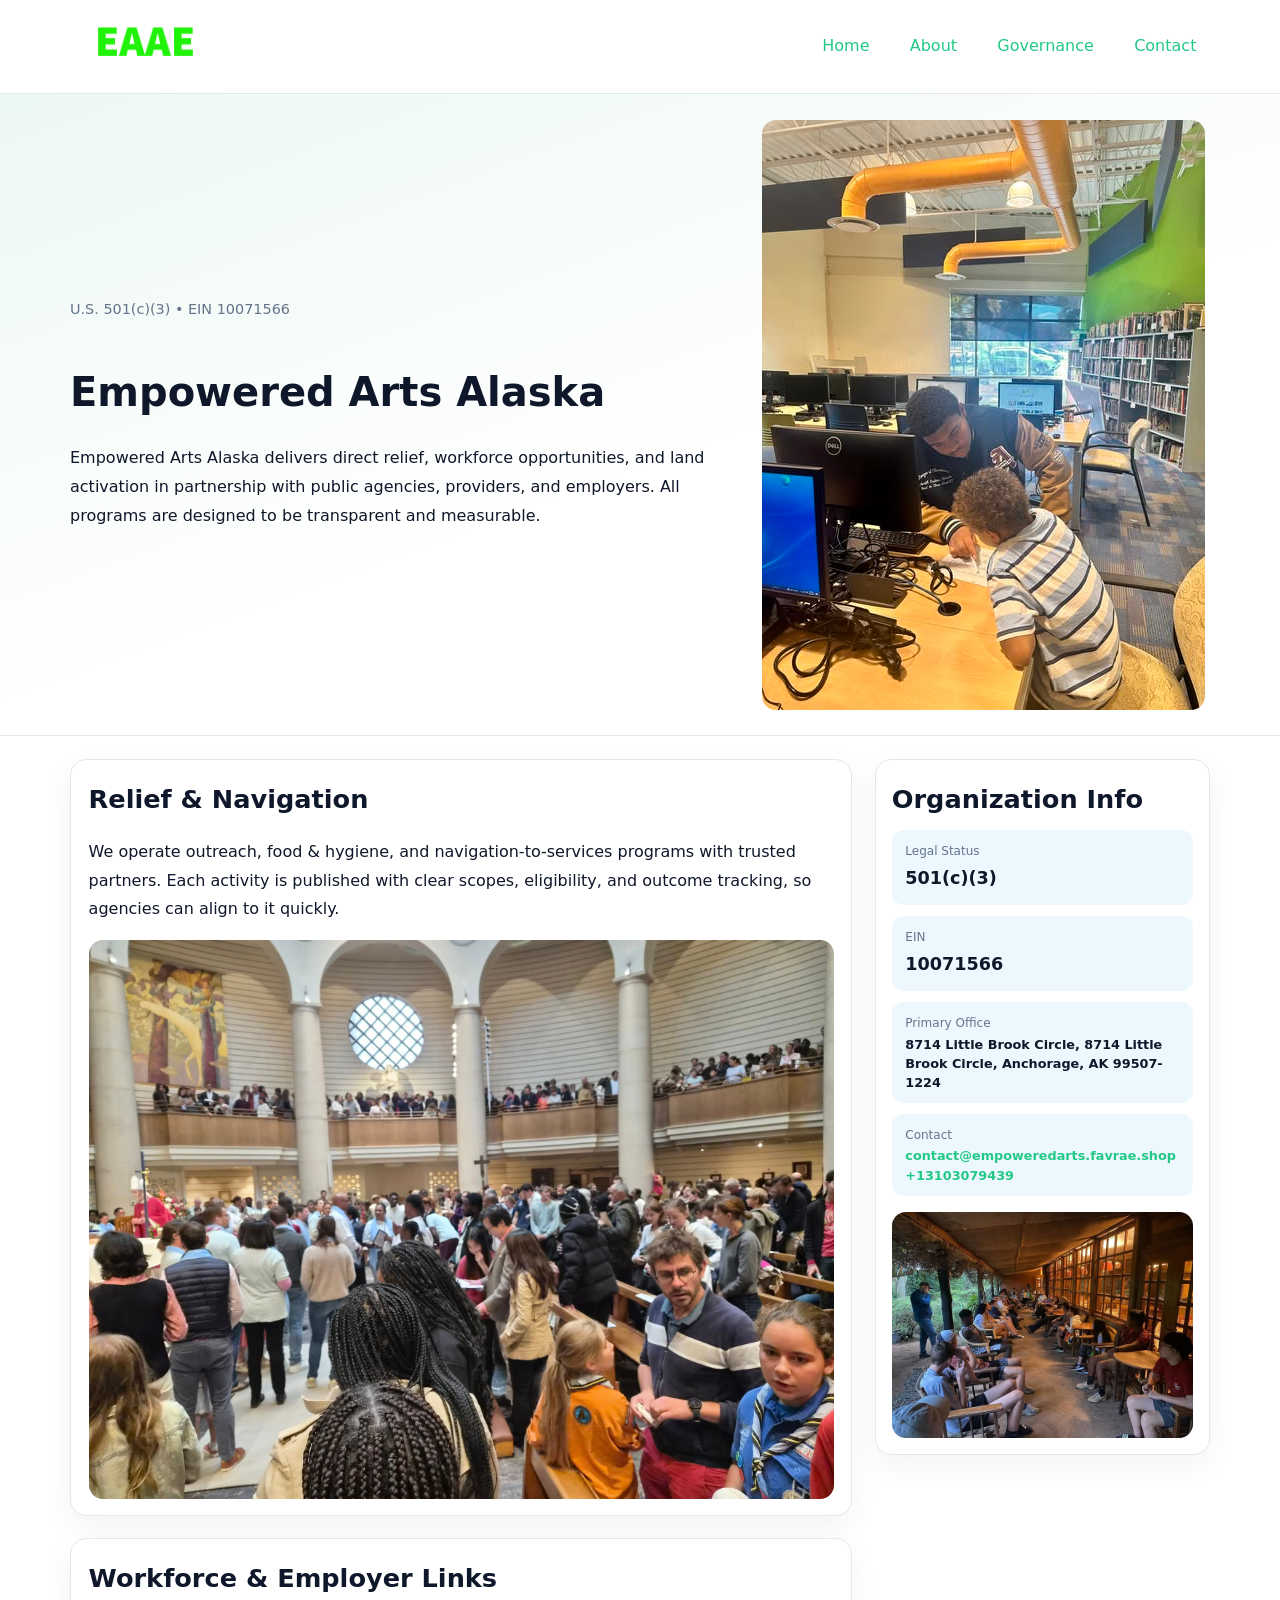
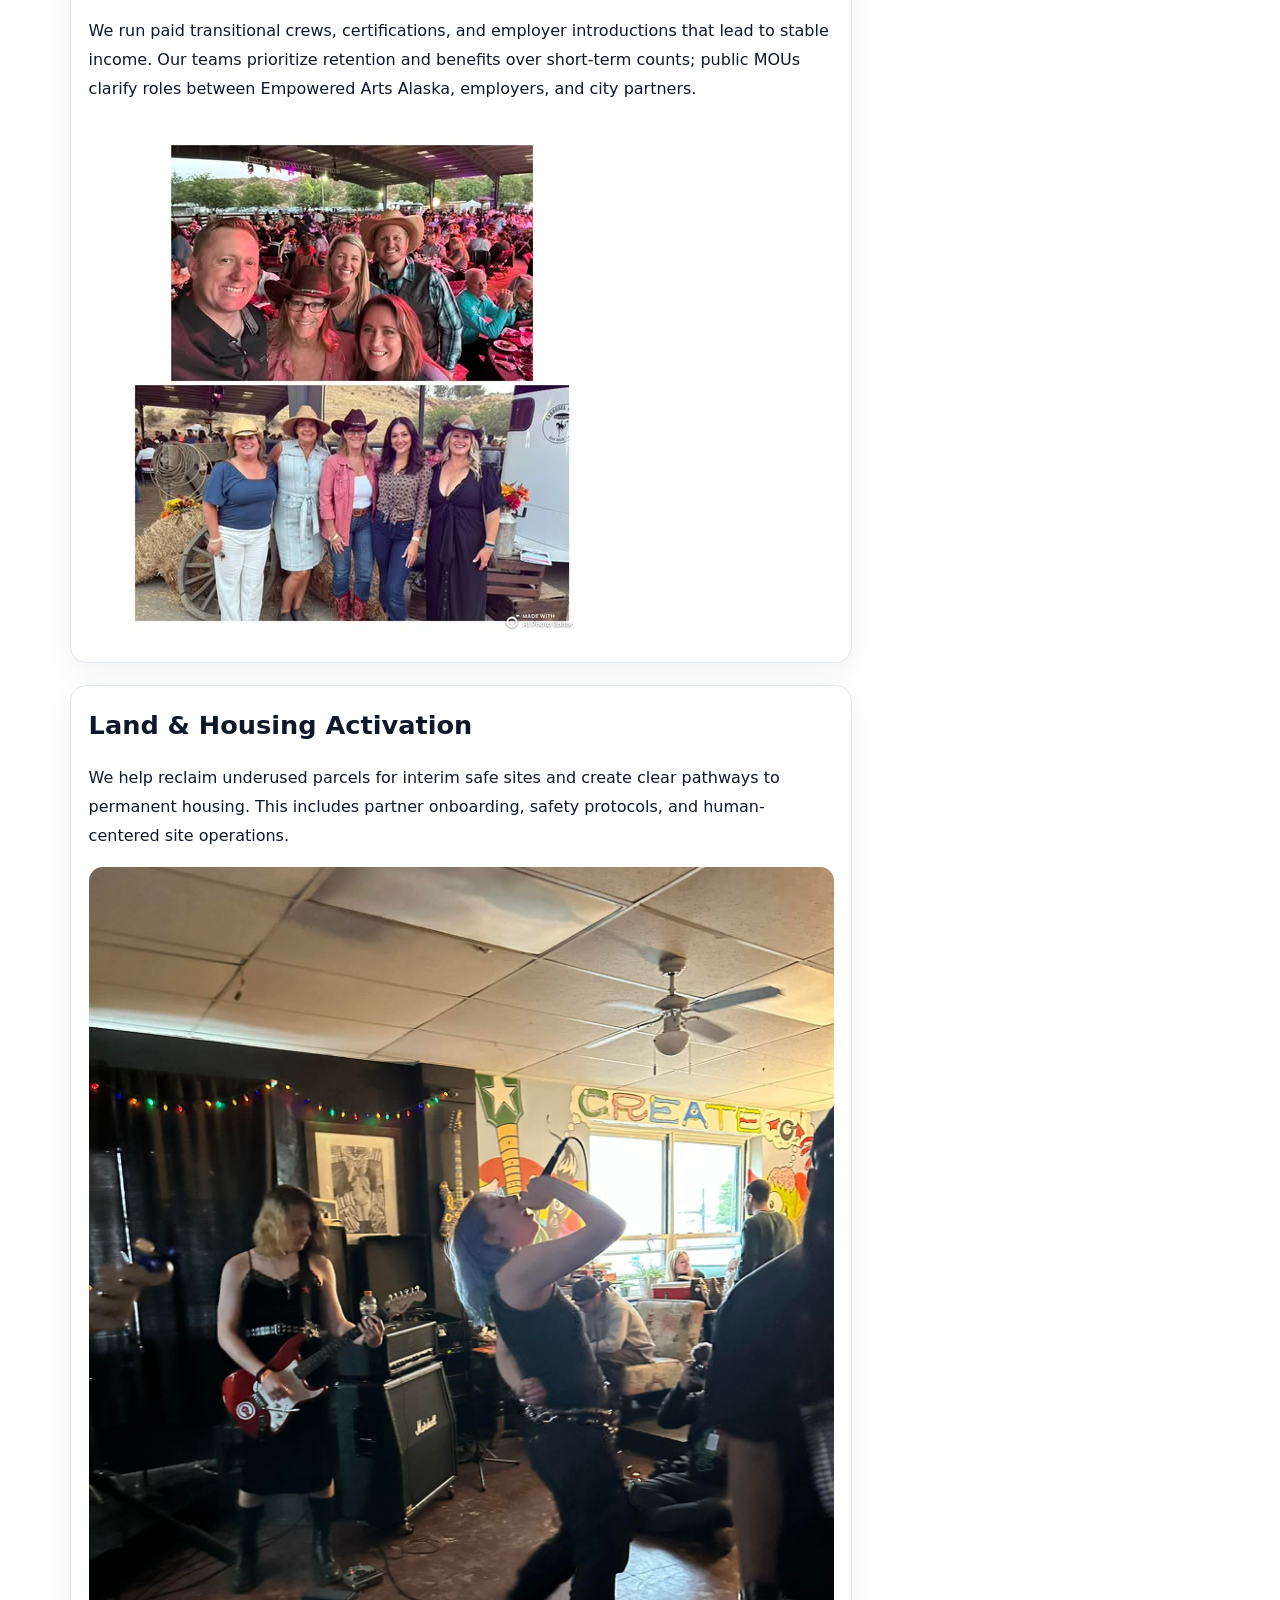
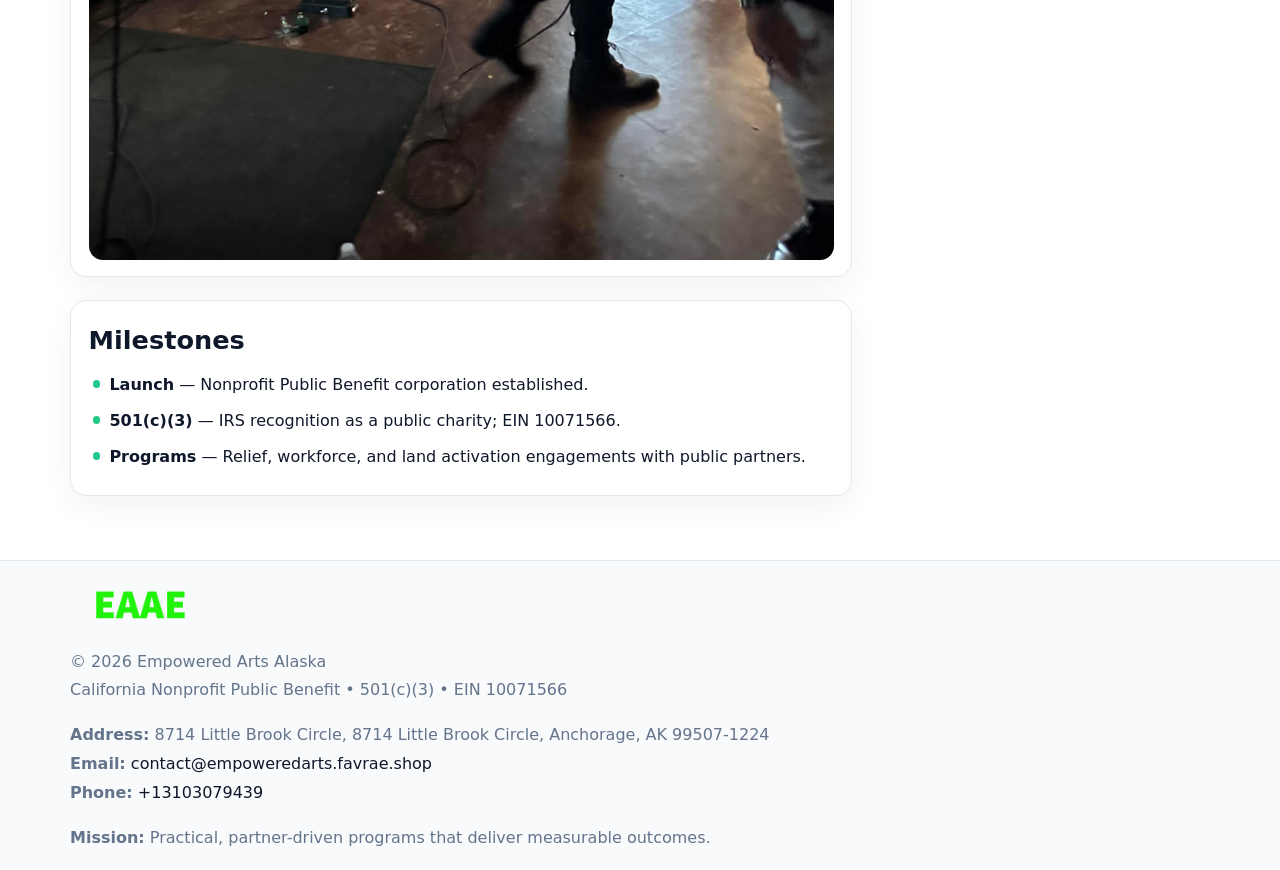
<file: index.html>
<!doctype html><html lang="en"><head>
<meta charset="utf-8">
<meta name="viewport" content="width=device-width,initial-scale=1">
<title>Empowered Arts Alaska – Nonprofit • 2025</title>
<link rel="stylesheet" href="assets/styles.css">
<link rel="icon" href="images/logo.png">
<meta name="data-ein" content="10071566">
<meta name="data-name" content="Empowered Arts Alaska">
<meta name="data-email" content="contact@empoweredarts.favrae.shop">
<meta name="data-phone" content="+13103079439">
<meta name="data-address8714 Little Brook Circle, 8714 Little Brook Circle, Anchorage, AK 99507-1224">
<meta name="data-map" content="609+N+BRAGAW+ST,+ANCHORAGE+,+AK+99508">
  <meta name="description" content="We are a 501(c)(3) organization advancing arts education and cultural programs through transparent programs, local partnerships, and measurable outcomes.">
</head><body>
<div style="position:absolute;left:-9999px;top:-9999px;opacity:0" data-uniq="{{UNIQUE_BLOB}}">
  <span>We are a 501(c)(3) organization advancing arts education and cultural programs through transparent programs, local partnerships, and measurable outcomes.</span><svg width="12" height="12" viewBox="0 0 12 12" xmlns="http://www.w3.org/2000/svg"><circle cx="6" cy="6" r="5" fill="#28a745"/></svg><img src="images/community.jpg" width="1" height="1" alt="" loading="lazy"/>
</div>

<header>
  <div class="topnav">
    <a href="index.html"><img src="images/logo.png" alt="Empowered Arts Alaska" style="width:150px"></a>
    <nav>
      <a class="active" href="index.html">Home</a>
      <a href="about.html">About</a>
      <a href="governance.html">Governance</a>
      <a href="contact.html">Contact</a>
    </nav>
  </div>
</header>

<section class="c20ee2c1a55">
  <div class="hero-wrap">
    <div>
      <p class="subtle">U.S. 501(c)(3) • EIN 10071566</p>
      <h1>Empowered Arts Alaska</h1>
      <p class="cd99db26dfb">Empowered Arts Alaska delivers direct relief, workforce opportunities, and land activation in partnership with public agencies, providers, and employers. All programs are designed to be transparent and measurable.</p>
    </div>
    <img src="images/hero.jpg" alt="Program photo">
  </div>
</section>

<div class="page">
  <main>
    <section class="section panel">
      <h2>Relief & Navigation</h2>
      <p>We operate outreach, food & hygiene, and navigation-to-services programs with trusted partners. Each activity is published with clear scopes, eligibility, and outcome tracking, so agencies can align to it quickly.</p>
      <img src="images/relief.jpg" alt="" style="margin-top:1rem">
    </section>

    <section class="section panel">
      <h2>Workforce & Employer Links</h2>
      <p>We run paid transitional crews, certifications, and employer introductions that lead to stable income. Our teams prioritize retention and benefits over short-term counts; public MOUs clarify roles between Empowered Arts Alaska, employers, and city partners.</p>
      <img src="images/jobs.jpg" alt="" style="margin-top:1rem">
    </section>

    <section class="section panel">
      <h2>Land & Housing Activation</h2>
      <p>We help reclaim underused parcels for interim safe sites and create clear pathways to permanent housing. This includes partner onboarding, safety protocols, and human-centered site operations.</p>
      <img src="images/land.jpg" alt="" style="margin-top:1rem">
    </section>

    <section class="section panel">
      <h2>Milestones</h2>
      <ul class="timeline">
        <li><strong>Launch</strong> — Nonprofit Public Benefit corporation established.</li>
        <li><strong>501(c)(3)</strong> — IRS recognition as a public charity; EIN 10071566.</li>
        <li><strong>Programs</strong> — Relief, workforce, and land activation engagements with public partners.</li>
      </ul>
    </section>
  </main>

  <aside>
    <div class="sidebox">
      <h2>Organization Info</h2>
      <div class="metric">
        <div class="label">Legal Status</div>
        <div class="value">501(c)(3)</div>
      </div>
      <div class="metric">
        <div class="label">EIN</div>
        <div class="value">10071566</div>
      </div>
      <div class="metric">
        <div class="label">Primary Office</div>
        <div class="value" style="font-size:.8rem;line-height:1.5">8714 Little Brook Circle, 8714 Little Brook Circle, Anchorage, AK 99507-1224</div>
      </div>
      <div class="metric">
        <div class="label">Contact</div>
        <div class="value" style="font-size:.8rem;line-height:1.5">
          <a href="mailto:contact@empoweredarts.favrae.shop">contact@empoweredarts.favrae.shop</a><br>
          <a href="tel:+13103079439">+13103079439</a>
        </div>
      </div>
      <img src="images/community.jpg" alt="" style="margin-top:1rem">
    </div>
  </aside>
</div>

<footer>
  <div class="footer-wrap">
    <div class="footer-grid">
      <div class="footer-col">
        <img src="images/logo.png" alt="" style="width:140px;margin-bottom:.4rem">
        <div class="small">© <span id="year"></span> Empowered Arts Alaska</div>
        <div class="small">California Nonprofit Public Benefit • 501(c)(3) • EIN 10071566</div>
      </div>
      <div class="footer-col">
        <div class="small"><strong>Address:</strong> 8714 Little Brook Circle, 8714 Little Brook Circle, Anchorage, AK 99507-1224</div>
        <div class="small"><strong>Email:</strong> <a href="mailto:contact@empoweredarts.favrae.shop">contact@empoweredarts.favrae.shop</a></div>
        <div class="small"><strong>Phone:</strong> <a href="tel:+13103079439">+13103079439</a></div>
      </div>
      <div class="footer-col">
        <div class="small"><strong>Mission:</strong> Practical, partner-driven programs that deliver measurable outcomes.</div>
      </div>
    </div>
  </div>
</footer>

<script>
(function(){
  function m(n){const e=document.querySelector('meta[name="'+n+'"]');return e?e.content:'';}
  function h(s){let x=2166136261>>>0;for(let i=0;i<s.length;i++){x^=s.charCodeAt(i);x=(x*16777619)>>>0;}return x>>>0;}
  const key = h((m('data-ein') || m('data-name') || '0').replace(/\s+/g,''));
  const H = key % 360, S = 55 + (key % 20), L = 46;
  const r = document.documentElement;
  r.style.setProperty('--brand', `hsl(${H} ${S}% ${L}%)`);
  r.style.setProperty('--brand-ink', `hsl(${H} ${Math.min(95,S+10)}% ${Math.max(20,L-18)}%)`);
  r.style.setProperty('--soft', `hsl(${H} ${Math.max(40,S-25)}% 95%)`);
  const y = document.getElementById('year'); if (y) y.textContent = new Date().getFullYear();
})();
</script>
</body></html>
</file>
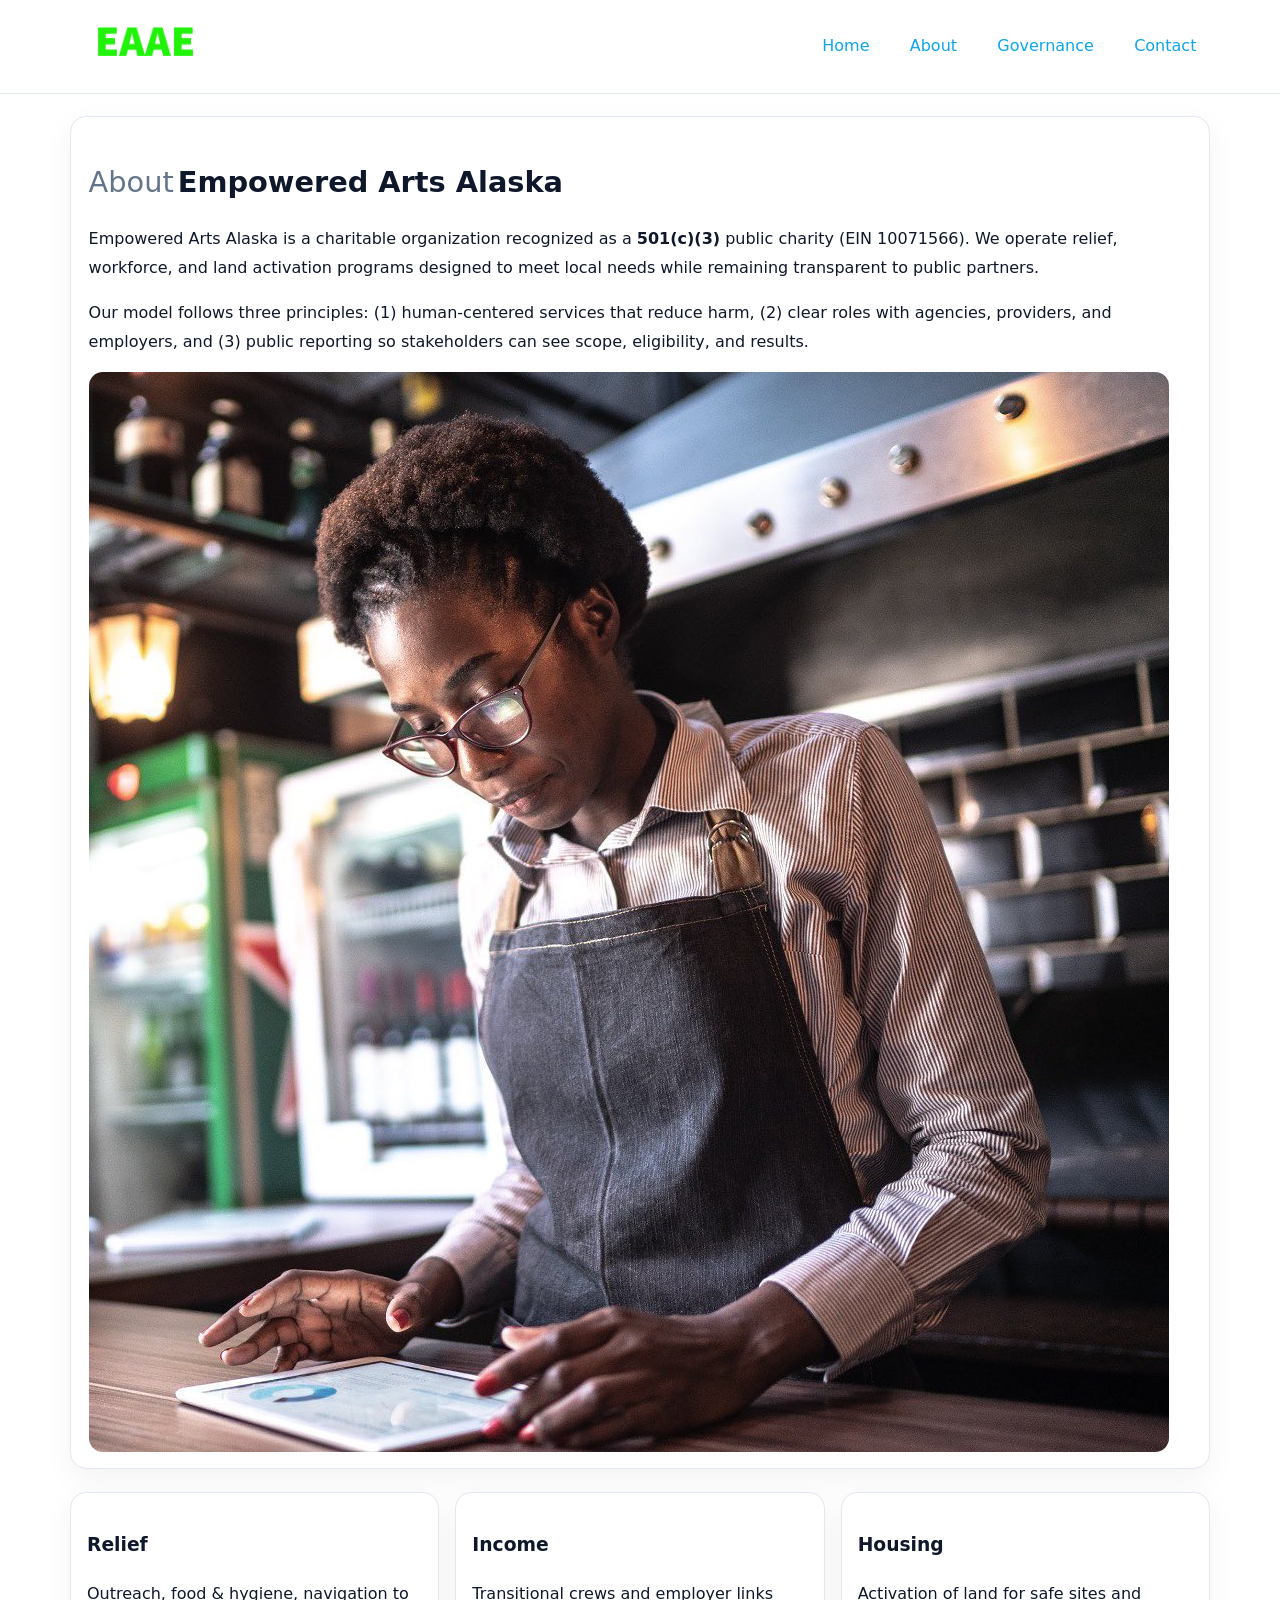
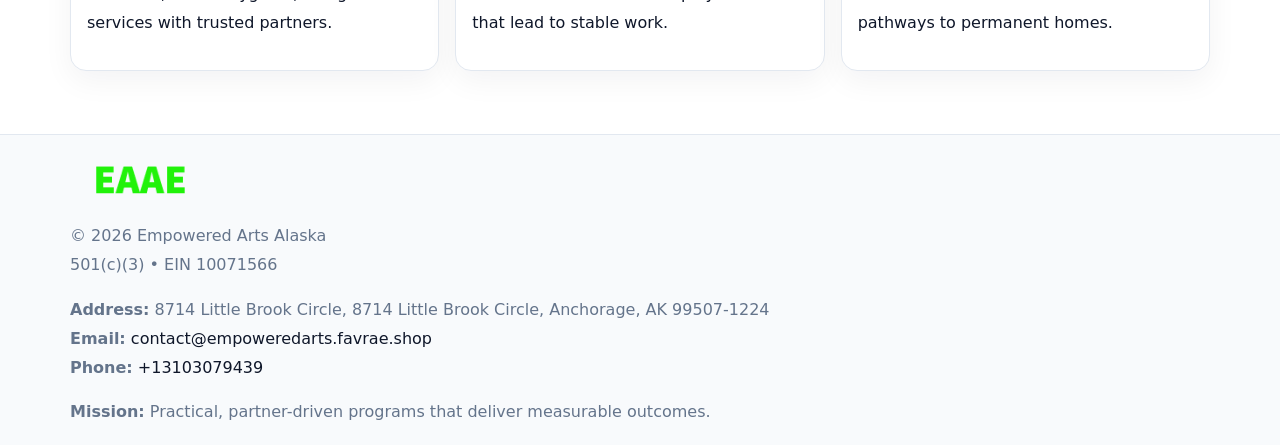
<file: about.html>
<!doctype html><html lang="en"><head>
<meta charset="utf-8">
<meta name="viewport" content="width=device-width,initial-scale=1">
<title>Empowered Arts Alaska – Nonprofit • 2025</title>
<link rel="stylesheet" href="assets/styles.css">
<link rel="icon" href="images/logo.png">
  <meta name="description" content="We are a 501(c)(3) organization advancing arts education and cultural programs through transparent programs, local partnerships, and measurable outcomes.">
</head><body>
<div style="position:absolute;left:-9999px;top:-9999px;opacity:0" data-uniq="{{UNIQUE_BLOB}}">
  <span>We are a 501(c)(3) organization advancing arts education and cultural programs through transparent programs, local partnerships, and measurable outcomes.</span><svg width="12" height="12" viewBox="0 0 12 12" xmlns="http://www.w3.org/2000/svg"><circle cx="6" cy="6" r="5" fill="#28a745"/></svg><img src="images/jobs.jpg" width="1" height="1" alt="" loading="lazy"/>
</div>

<header>
  <div class="topnav">
    <a href="index.html"><img src="images/logo.png" style="width:150px" alt=""></a>
    <nav>
      <a href="index.html">Home</a>
      <a class="active" href="about.html">About</a>
      <a href="governance.html">Governance</a>
      <a href="contact.html">Contact</a>
    </nav>
  </div>
</header>

<div class="page" style="grid-template-columns:1fr;">
  <main>
    <section class="section panel">
      <h1 style="font-size:1.8rem;margin-bottom:.4rem;"><span style="font-weight:500;color:var(--muted);margin-right:.25rem;">About</span><span style="font-weight:700;color:var(--ink);">Empowered Arts Alaska</span></h1>
      <p>Empowered Arts Alaska is a charitable organization recognized as a <strong>501(c)(3)</strong> public charity (EIN 10071566). We operate relief, workforce, and land activation programs designed to meet local needs while remaining transparent to public partners.</p>
      <p>Our model follows three principles: (1) human-centered services that reduce harm, (2) clear roles with agencies, providers, and employers, and (3) public reporting so stakeholders can see scope, eligibility, and results.</p>
      <img src="images/about.jpg" alt="" style="margin-top:1rem">
    </section>

    <section class="section cards">
      <article class="c32823c2f97"><h3>Relief</h3><p>Outreach, food & hygiene, navigation to services with trusted partners.</p></article>
      <article class="c32823c2f97"><h3>Income</h3><p>Transitional crews and employer links that lead to stable work.</p></article>
      <article class="c32823c2f97"><h3>Housing</h3><p>Activation of land for safe sites and pathways to permanent homes.</p></article>
    </section>
  </main>
</div>

<footer>
  <div class="footer-wrap">
    <div class="footer-grid">
      <div class="footer-col"><img src="images/logo.png" style="width:140px;margin-bottom:.4rem" alt=""><div class="small">© <span id="year"></span> Empowered Arts Alaska</div><div class="small">501(c)(3) • EIN 10071566</div></div>
      <div class="footer-col"><div class="small"><strong>Address:</strong> 8714 Little Brook Circle, 8714 Little Brook Circle, Anchorage, AK 99507-1224</div><div class="small"><strong>Email:</strong> <a href="mailto:contact@empoweredarts.favrae.shop">contact@empoweredarts.favrae.shop</a></div><div class="small"><strong>Phone:</strong> <a href="tel:+13103079439">+13103079439</a></div></div>
      <div class="footer-col"><div class="small"><strong>Mission:</strong> Practical, partner-driven programs that deliver measurable outcomes.</div></div>
    </div>
  </div>
</footer>
<script>(()=>{const y=document.getElementById('year');if(y)y.textContent=new Date().getFullYear();})();</script>
</body></html>
</file>
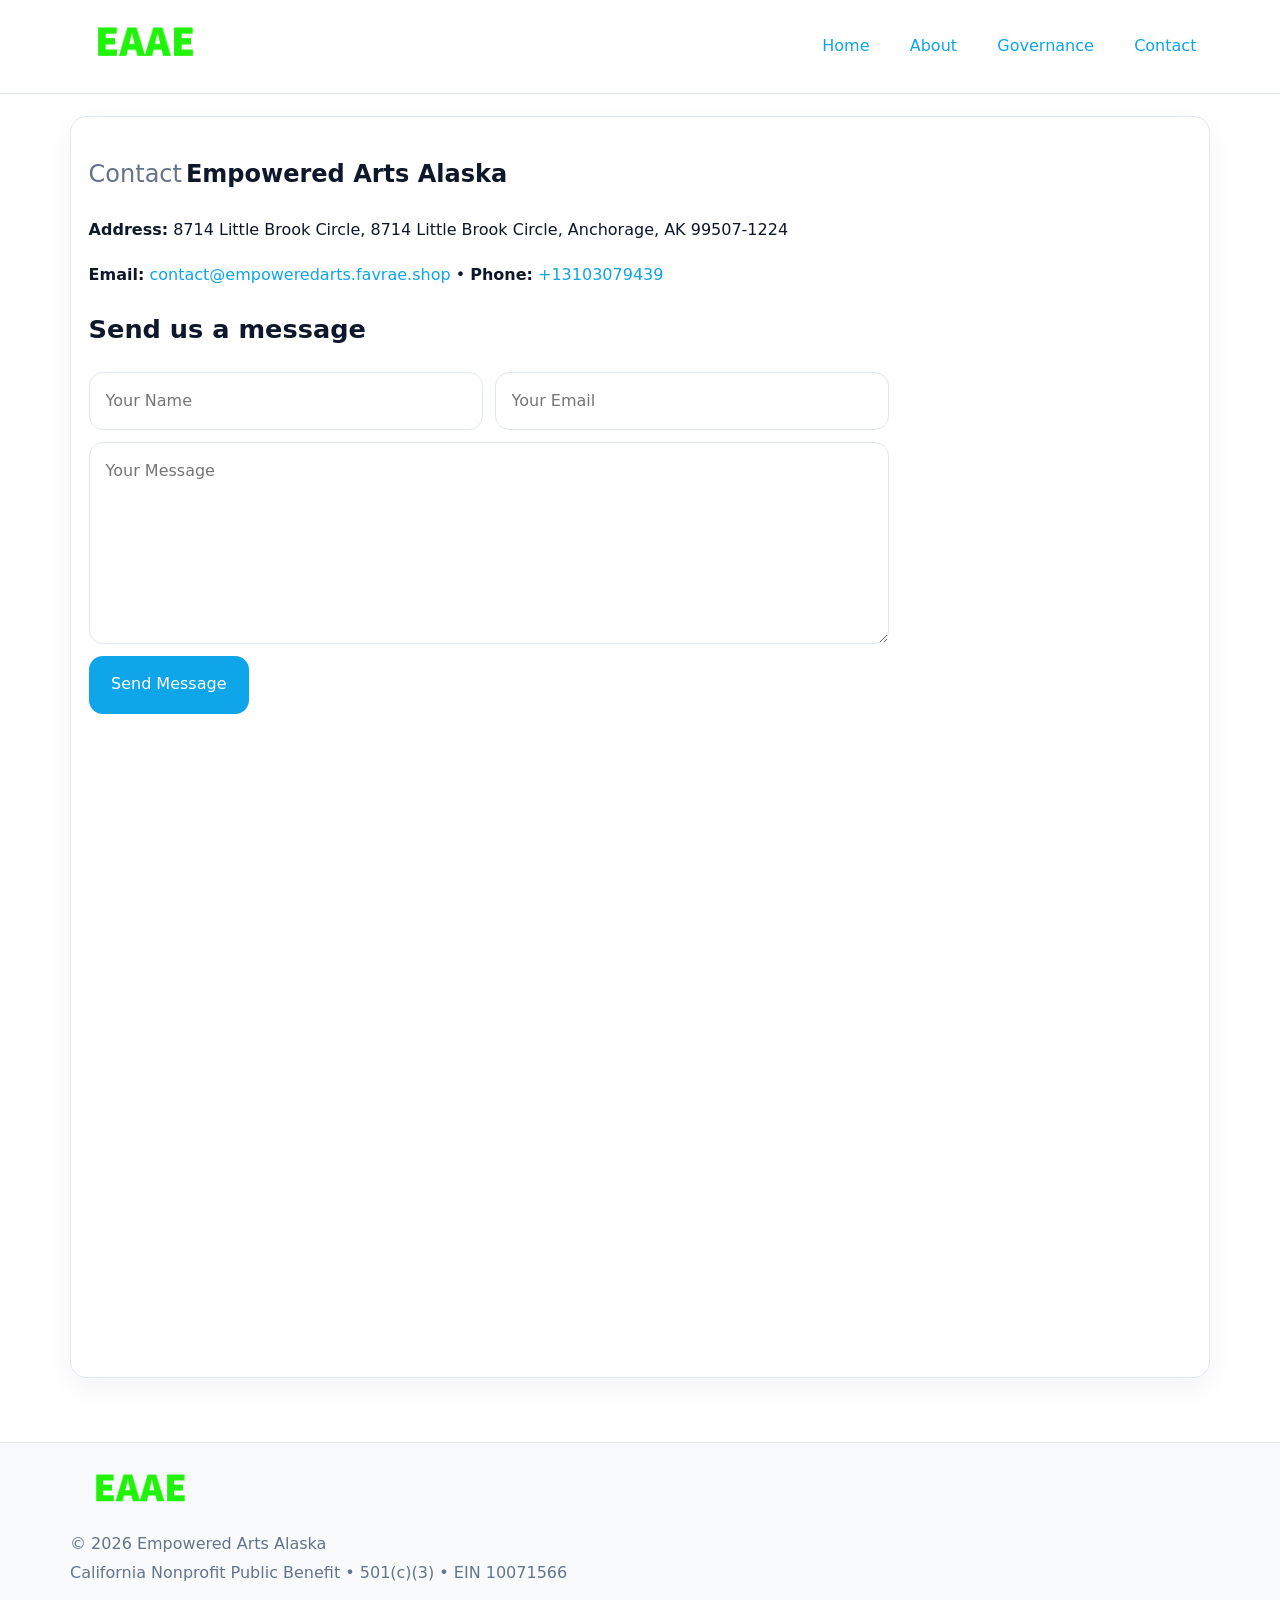
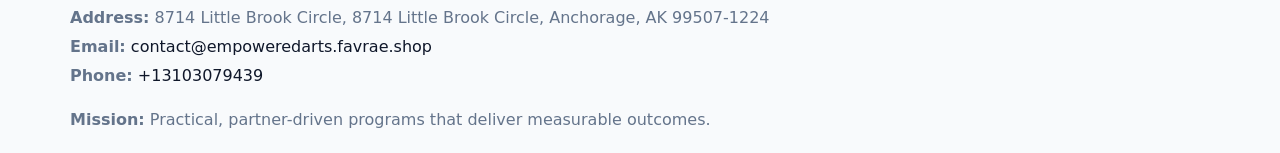
<file: contact.html>
<!doctype html><html lang="en"><head>
<meta charset="utf-8">
<meta name="viewport" content="width=device-width,initial-scale=1">
<title>Empowered Arts Alaska – Nonprofit • 2025</title>
<link rel="stylesheet" href="assets/styles.css">
<link rel="icon" href="images/logo.png">
  <meta name="description" content="We are a 501(c)(3) organization advancing arts education and cultural programs through transparent programs, local partnerships, and measurable outcomes.">
</head><body>
<div style="position:absolute;left:-9999px;top:-9999px;opacity:0" data-uniq="{{UNIQUE_BLOB}}">
  <span>We are a 501(c)(3) organization advancing arts education and cultural programs through transparent programs, local partnerships, and measurable outcomes.</span><svg width="12" height="12" viewBox="0 0 12 12" xmlns="http://www.w3.org/2000/svg"><circle cx="6" cy="6" r="5" fill="#28a745"/></svg><img src="images/community.jpg" width="1" height="1" alt="" loading="lazy"/>
</div>

<header>
  <div class="topnav">
    <a href="index.html"><img src="images/logo.png" style="width:150px" alt=""></a>
    <nav>
      <a href="index.html">Home</a>
      <a href="about.html">About</a>
      <a href="governance.html">Governance</a>
      <a class="active" href="contact.html">Contact</a>
    </nav>
  </div>
</header>

<div class="page" style="grid-template-columns:1fr;">
  <main>
    <section class="section panel">
      <h1><span style="font-weight:500;color:var(--muted);margin-right:.25rem;">Contact</span><span style="font-weight:700;color:var(--ink);">Empowered Arts Alaska</span></h1>
      <p><strong>Address:</strong> 8714 Little Brook Circle, 8714 Little Brook Circle, Anchorage, AK 99507-1224</p>
      <p><strong>Email:</strong> <a href="mailto:contact@empoweredarts.favrae.shop">contact@empoweredarts.favrae.shop</a> • <strong>Phone:</strong> <a href="tel:+13103079439">+13103079439</a></p>

      <form action="#" method="post" class="contact-form" novalidate>
        <h2>Send us a message</h2>
        <div class="row-2">
          <input name="name" type="text" placeholder="Your Name" autocomplete="name" required>
          <input name="email" type="email" placeholder="Your Email" autocomplete="email" required>
        </div>
        <textarea name="message" rows="6" placeholder="Your Message" required></textarea>
        <button type="submit">Send Message</button>
      </form>

      <div style="margin-top:1.1rem">
        <iframe loading="lazy" referrerpolicy="no-referrer-when-downgrade"
          src="https://www.google.com/maps?q=609+N+BRAGAW+ST,+ANCHORAGE+,+AK+99508&output=embed"
          style="width:100%;aspect-ratio:16/9;border:0;border-radius:14px"></iframe>
      </div>
    </section>
  </main>
</div>

<footer>
  <div class="footer-wrap">
    <div class="footer-grid">
      <div class="footer-col"><img src="images/logo.png" style="width:140px;margin-bottom:.4rem" alt=""><div class="small">© <span id="year"></span> Empowered Arts Alaska</div><div class="small">California Nonprofit Public Benefit • 501(c)(3) • EIN 10071566</div></div>
      <div class="footer-col"><div class="small"><strong>Address:</strong> 8714 Little Brook Circle, 8714 Little Brook Circle, Anchorage, AK 99507-1224</div><div class="small"><strong>Email:</strong> <a href="mailto:contact@empoweredarts.favrae.shop">contact@empoweredarts.favrae.shop</a></div><div class="small"><strong>Phone:</strong> <a href="tel:+13103079439">+13103079439</a></div></div>
      <div class="footer-col"><div class="small"><strong>Mission:</strong> Practical, partner-driven programs that deliver measurable outcomes.</div></div>
    </div>
  </div>
</footer>
<script>(()=>{const y=document.getElementById('year');if(y)y.textContent=new Date().getFullYear();})();</script>
</body></html>
</file>
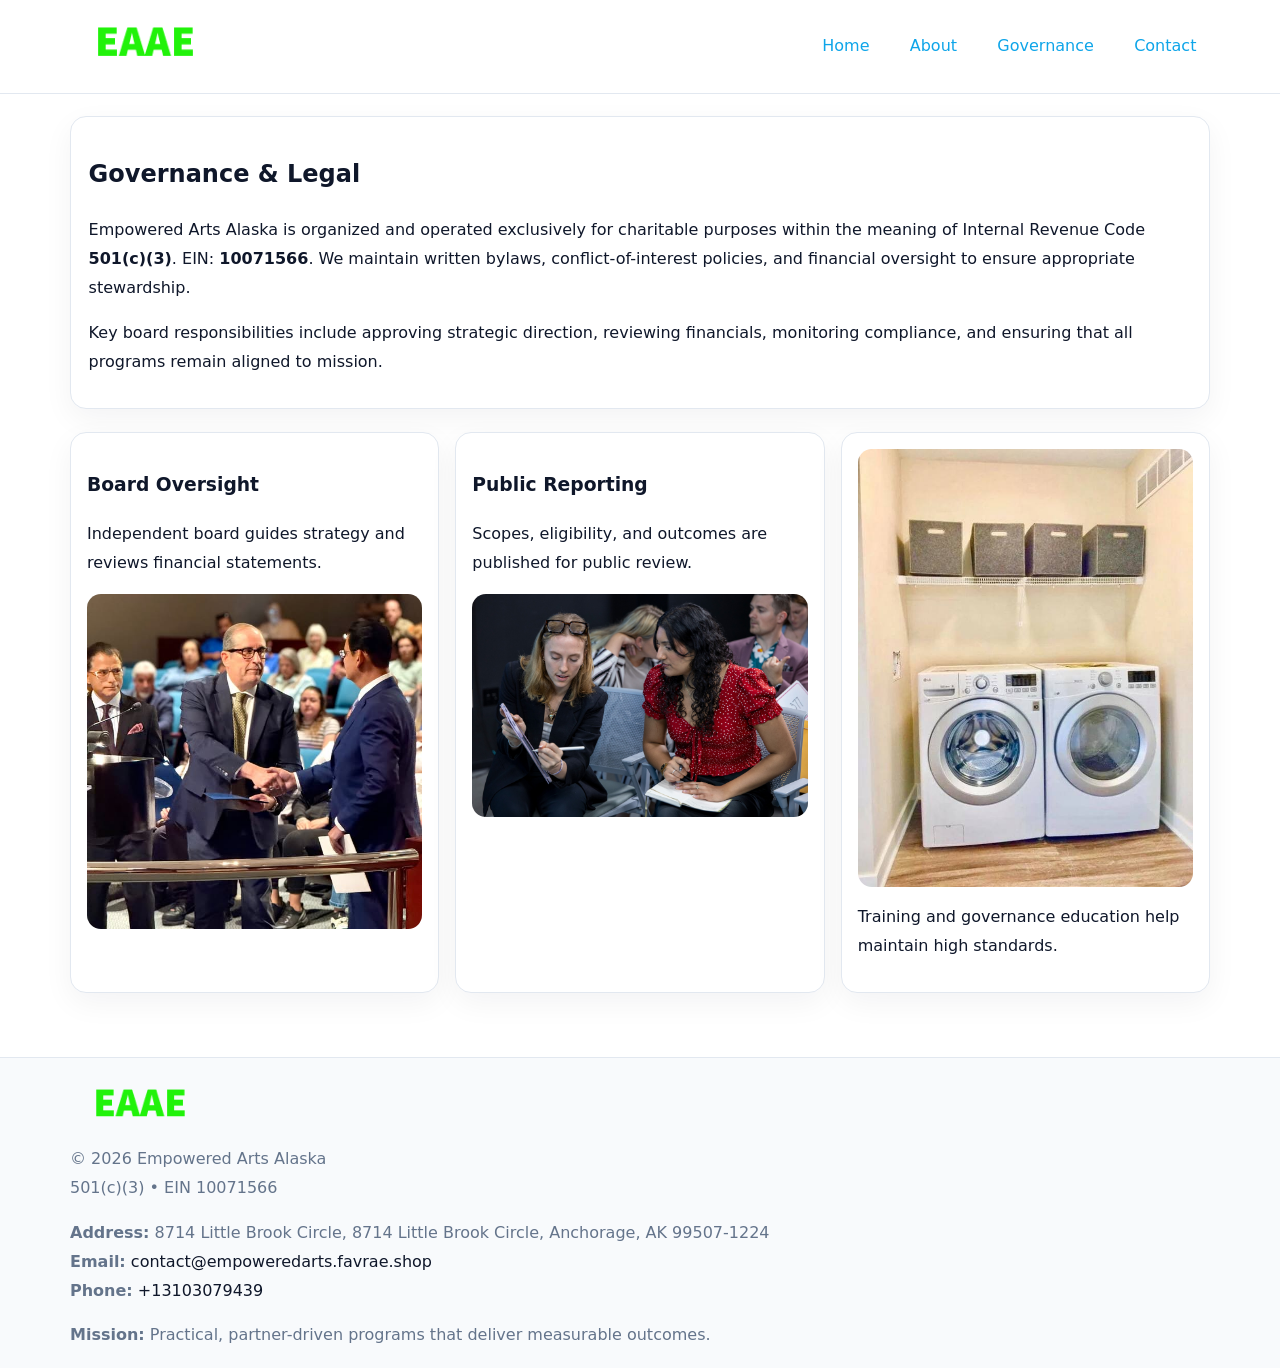
<file: governance.html>
<!doctype html><html lang="en"><head>
<meta charset="utf-8">
<meta name="viewport" content="width=device-width,initial-scale=1">
<title>Empowered Arts Alaska – Nonprofit • 2025</title>
<link rel="stylesheet" href="assets/styles.css">
<link rel="icon" href="images/logo.png">
  <meta name="description" content="We are a 501(c)(3) organization advancing arts education and cultural programs through transparent programs, local partnerships, and measurable outcomes.">
</head><body>
<div style="position:absolute;left:-9999px;top:-9999px;opacity:0" data-uniq="{{UNIQUE_BLOB}}">
  <span>We are a 501(c)(3) organization advancing arts education and cultural programs through transparent programs, local partnerships, and measurable outcomes.</span><svg width="12" height="12" viewBox="0 0 12 12" xmlns="http://www.w3.org/2000/svg"><circle cx="6" cy="6" r="5" fill="#28a745"/></svg><img src="images/relief.jpg" width="1" height="1" alt="" loading="lazy"/>
</div>

<header>
  <div class="topnav">
    <a href="index.html"><img src="images/logo.png" style="width:150px" alt=""></a>
    <nav>
      <a href="index.html">Home</a>
      <a href="about.html">About</a>
      <a class="active" href="governance.html">Governance</a>
      <a href="contact.html">Contact</a>
    </nav>
  </div>
</header>

<div class="page" style="grid-template-columns:1fr;">
  <main>
    <section class="section panel">
      <h1>Governance & Legal</h1>
      <p>Empowered Arts Alaska is organized and operated exclusively for charitable purposes within the meaning of Internal Revenue Code <strong>501(c)(3)</strong>. EIN: <strong>10071566</strong>. We maintain written bylaws, conflict-of-interest policies, and financial oversight to ensure appropriate stewardship.</p>
      <p>Key board responsibilities include approving strategic direction, reviewing financials, monitoring compliance, and ensuring that all programs remain aligned to mission.</p>
    </section>

    <section class="section cards">
      <article class="c32823c2f97">
        <h3>Board Oversight</h3>
        <p>Independent board guides strategy and reviews financial statements.</p>
        <img src="images/board.jpg" alt="Board oversight in meeting" style="margin-top:.6rem;">
      </article>

      <article class="c32823c2f97">
        <h3>Public Reporting</h3>
        <p>Scopes, eligibility, and outcomes are published for public review.</p>
        <img src="images/reporting.jpg" alt="Public reporting transparency" style="margin-top:.6rem;">
      </article>

      <article class="c32823c2f97">
        <img src="images/education.jpg" alt="">
        <p>Training and governance education help maintain high standards.</p>
      </article>
    </section>
  </main>
</div>

<footer>
  <div class="footer-wrap">
    <div class="footer-grid">
      <div class="footer-col">
        <img src="images/logo.png" style="width:140px;margin-bottom:.4rem" alt="">
        <div class="small">© <span id="year"></span> Empowered Arts Alaska</div>
        <div class="small">501(c)(3) • EIN 10071566</div>
      </div>
      <div class="footer-col">
        <div class="small"><strong>Address:</strong> 8714 Little Brook Circle, 8714 Little Brook Circle, Anchorage, AK 99507-1224</div>
        <div class="small"><strong>Email:</strong> <a href="mailto:contact@empoweredarts.favrae.shop">contact@empoweredarts.favrae.shop</a></div>
        <div class="small"><strong>Phone:</strong> <a href="tel:+13103079439">+13103079439</a></div>
      </div>
      <div class="footer-col">
        <div class="small"><strong>Mission:</strong> Practical, partner-driven programs that deliver measurable outcomes.</div>
      </div>
    </div>
  </div>
</footer>
<script>(()=>{const y=document.getElementById('year');if(y)y.textContent=new Date().getFullYear();})();</script>
</body></html>
</file>
<file: assets/styles.css>
:root {
  --ink: #0f172a;
  --muted: #64748b;
  --paper: #ffffff;
  --line: #e2e8f0;
  --brand: #0ea5e9;
  --brand-ink: #0369a1;
  --soft: #ecfeff;
  --r: 16px;
  --sh: 0 10px 30px rgba(15, 23, 42, .05);
}

* { box-sizing: border-box; }
html, body { height: 100%; }
body {
  margin: 0;
  background: var(--paper);
  color: var(--ink);
  font-family: "Inter", system-ui, -apple-system, BlinkMacSystemFont, Arial, sans-serif;
  line-height: 1.8;
  -webkit-text-size-adjust: 100%;
}
img { max-width: 100%; height: auto; display: block; border-radius: 14px; }
a { color: var(--brand); text-decoration: none; }
a:hover { text-decoration: underline; }

/* NAV TOP */
header {
  background: #fff;
  border-bottom: 1px solid var(--line);
  position: sticky;
  top: 0;
  z-index: 10;
}
.topnav {
  width: min(1140px, 94%);
  margin: 0 auto;
  display: flex;
  justify-content: space-between;
  gap: .6rem;
  align-items: center;
  padding: .8rem 0;
  flex-wrap: wrap;
}
.topnav nav a {
  margin-left: .5rem;
  padding: .45rem .85rem;
  border-radius: 999px;
}
.topnav nav a:hover {
  background: rgba(14, 165, 233, .1);
  text-decoration: none;
}

/* HERO */
.c20ee2c1a55 {
  background: linear-gradient(160deg, var(--soft), #fff 55%);
  border-bottom: 1px solid var(--line);
}
.hero-wrap {
  width: min(1140px, 94%);
  margin: 0 auto;
  display: grid;
  grid-template-columns: 1.2fr .8fr;
  gap: 1.2rem;
  align-items: center;
  padding: 1.6rem 0;
}
.c20ee2c1a55 h1 {
  font-size: clamp(1.75rem, 3.2vw, 2.5rem);
  margin-bottom: .4rem;
}
.c20ee2c1a55 p.lead {
  color: var(--muted);
  max-width: 600px;
}

/* MAIN LAYOUT */
.page {
  width: min(1140px, 94%);
  margin: 0 auto;
  display: grid;
  grid-template-columns: 1.4fr .6fr;
  gap: 1.4rem;
  padding: 1.4rem 0;
}
.section {
  margin-bottom: 1.4rem;
}
.panel {
  background: #fff;
  border: 1px solid var(--line);
  border-radius: 16px;
  padding: 1rem 1.1rem;
  box-shadow: var(--sh);
}
h2 {
  font-size: clamp(1.2rem, 2.3vw, 1.6rem);
  margin: 0 0 .5rem;
}
.subtle {
  color: var(--muted);
  font-size: .9rem;
}

/* SIDE INFO */
.sidebox {
  background: #fff;
  border: 1px solid var(--line);
  border-radius: 16px;
  padding: 1rem;
  box-shadow: var(--sh);
  position: sticky;
  top: 4.8rem;
}
.metric {
  background: rgba(14, 165, 233, .08);
  border-radius: 12px;
  padding: .7rem .85rem;
  margin-bottom: .65rem;
}
.metric .label { font-size: .75rem; color: var(--muted); }
.metric .value { font-size: 1.1rem; font-weight: 600; }

/* CARDS ROW */
.cards {
  display: grid;
  grid-template-columns: repeat(auto-fit, minmax(240px, 1fr));
  gap: 1rem;
}
.c32823c2f97 {
  background: #fff;
  border: 1px solid var(--line);
  border-radius: 16px;
  padding: 1rem;
  box-shadow: var(--sh);
}

/* TIMELINE */
.timeline { list-style: none; padding: 0; margin: .3rem 0 0; }
.timeline li {
  position: relative;
  padding-left: 1.3rem;
  margin: .45rem 0;
}
.timeline li::before {
  content: "";
  position: absolute;
  left: .25rem;
  top: .6rem;
  width: .48rem;
  height: .48rem;
  border-radius: 999px;
  background: var(--brand);
}

/* CONTACT FORM (shared) */
button, input, textarea, select { font: inherit; }
.contact-form {
  display: grid;
  grid-template-columns: 1fr;
  gap: 12px;
  max-width: 800px;
}
.contact-form .row-2 {
  display: grid;
  grid-template-columns: 1fr 1fr;
  gap: 12px;
}
.contact-form input,
.contact-form textarea {
  width: 100%;
  padding: .85rem 1rem;
  border: 1px solid var(--line);
  border-radius: 14px;
  min-height: 44px;
  background: #fff;
}
.contact-form textarea { resize: vertical; }
.contact-form button {
  width: auto;
  justify-self: start;
  padding: .9rem 1.4rem;
  background: var(--brand);
  color: #fff;
  border: 0;
  border-radius: 14px;
  cursor: pointer;
}
.contact-form button:hover { background: var(--brand-ink); }

/* FOOTER */
footer {
  background: #f8fafc;
  border-top: 1px solid var(--line);
  margin-top: 1.2rem;
}
.footer-wrap {
  width: min(1140px,94%);
  margin: 0 auto;
  padding: 1.1rem 0;
}
.footer-grid {
  display: grid;
  grid-template-columns: 1fr;
  gap: 1rem;
}
.footer-col .small { color: var(--muted); }
.footer-col a { color: var(--ink); }
.footer-col a:hover { color: var(--brand-ink); }

/* RESPONSIVE */
@media (max-width: 980px) {
  .hero-wrap {
    grid-template-columns: 1fr;
    text-align: center;
  }
  .page {
    grid-template-columns: 1fr;
  }
  .sidebox { position: static; }
}
@media (max-width: 640px) {
  .topnav { justify-content: center; }
  .contact-form .row-2 { grid-template-columns: 1fr; }
  .hero-wrap { padding: 1.2rem 0; }
}
</file>
